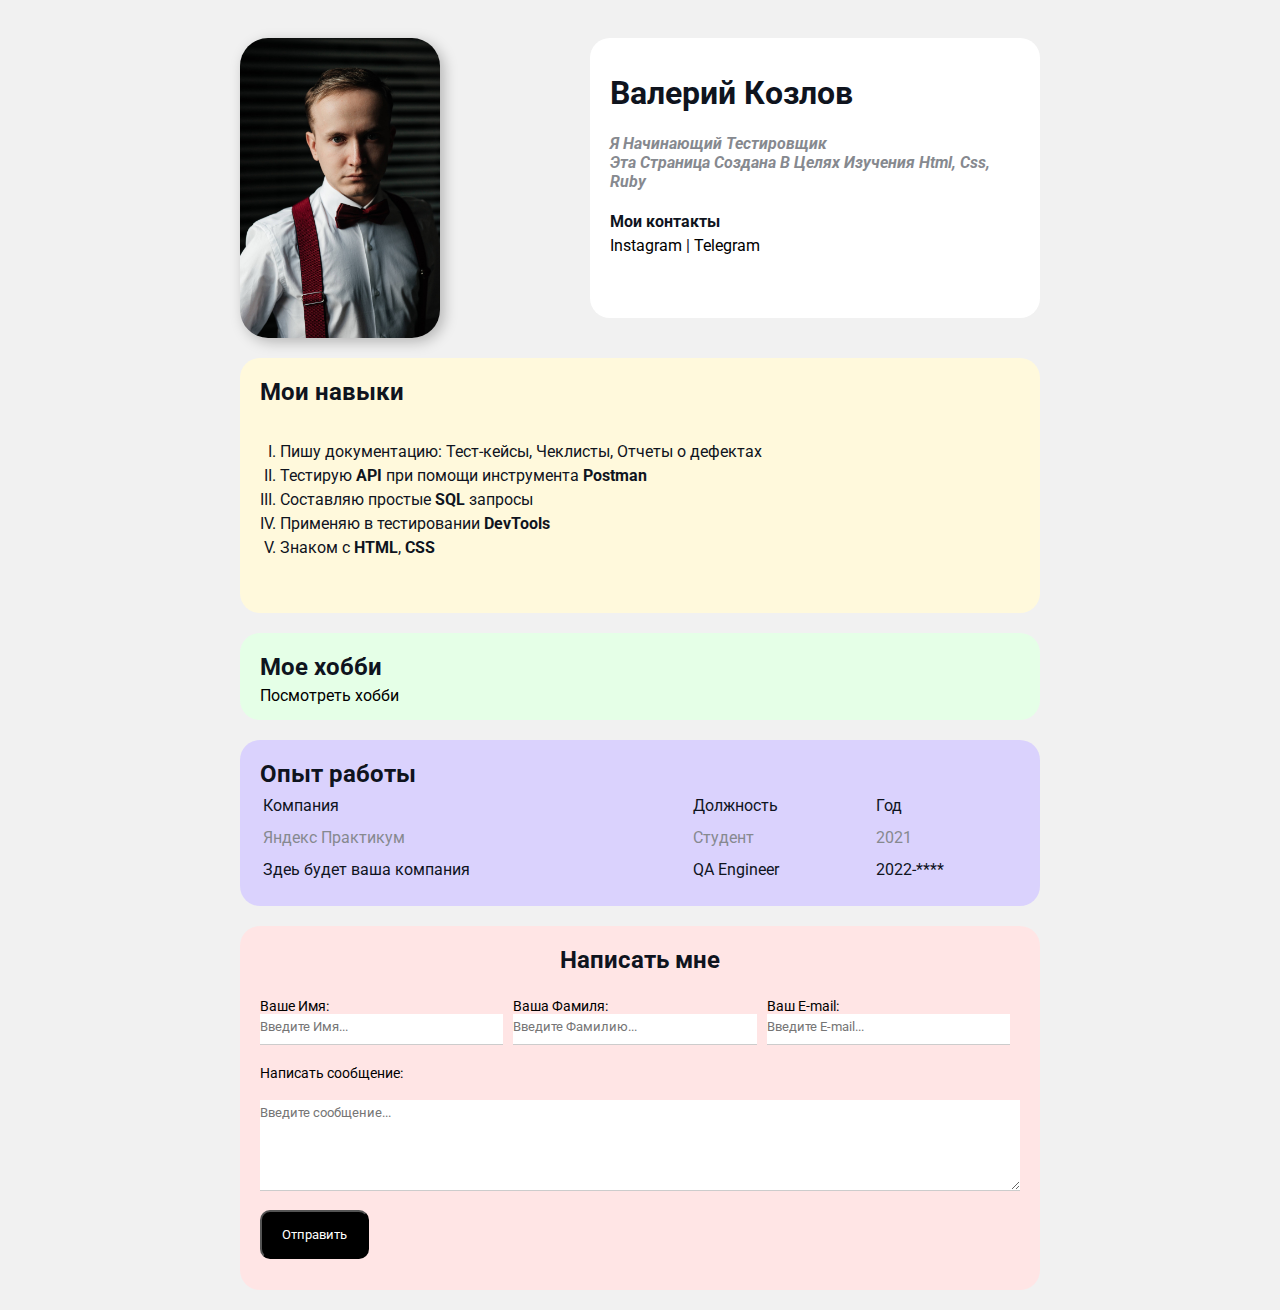
<file: index.html>
<html>
  <head>
    <meta charset="UTF-8" />
    <title>Валерий Козлов</title>
    <link rel="stylesheet" href="style.css" />
  </head>
  <body>
    <div class="container">
      <div class="info">
        <img src="avatar.jpg" alt="Моя фотография" class="avatar" />
        <div class="info-text">
          <div class="card bg-white">
            <h1>Валерий Козлов</h1>
            <p><em>Я начинающий тестировщик</em></p>
            <p>Эта страница создана в целях изучения html, css, ruby</p>
            <h4>Мои контакты</h4>
            <a href="https://instagram.com/aqua_f1" target="_blank"
              >Instagram</a
            >
            | <a href="https://t.me/aqesteli" target="_blank">Telegram</a>
          </div>
        </div>
      </div>
      <div class="card bg-yellow">
        <h2>Мои навыки</h2>
        <ol type="I" class="list">
          <li>Пишу документацию: Тест-кейсы, Чеклисты, Отчеты о дефектах</li>
          <li>
            Тестирую <strong>API</strong> при помощи инструмента
            <strong> Postman </strong>
          </li>
          <li>Составляю простые <strong>SQL</strong> запросы</li>
          <li>Применяю в тестировании <strong> DevTools </strong></li>
          <li>Знаком с <strong>HTML</strong>, <strong>CSS</strong></li>
        </ol>
      </div>
      <div class="card bg-green">
        <h2>Мое хобби</h2>
        <a href="hobby.html">Посмотреть хобби</a>
      </div>

      <div class="card bg-purple">
        <h2>Опыт работы</h2>
        <table class="table">
          <tr>
            <td>Компания</td>
            <td>Должность</td>
            <td>Год</td>
          </tr>

          <tr>
            <td>Яндекс Практикум</td>
            <td>Студент</td>
            <td>2021</td>
          </tr>
          <tr>
            <td>Здеь будет ваша компания</td>
            <td>QA Engineer</td>
            <td>2022-****</td>
          </tr>
        </table>
      </div>

      <div class="card contact bg-red">
        <h2>Написать мне</h2>
        <br />
        <form action="/">
          <div class="row">
            <div class="form-group">
              <label for="text_1">Ваше Имя: </label>
              <input type="text" id="text_1" placeholder="Введите Имя..." />
            </div>

            <div class="form-group">
              <label for="text_2">Ваша Фамиля: </label>
              <input type="text" id="text_2" placeholder="Введите Фамилию..." />
            </div>
            <div class="form-group">
              <label for="text_3">Ваш E-mail: </label>
              <input type="text" id="text_3" placeholder="Введите E-mail..." />
            </div>
          </div>
          <div class="form-group">
            <label for="text_4">Написать сообщение: </label>
            <br />
            <textarea
              id="text_4"
              cols="30"
              rows="5"
              placeholder="Введите сообщение..."
            ></textarea>
          </div>

          <br />
          <input class="btn" type="submit" value="Отправить" />
        </form>
      </div>
    </div>
  </body>
</html>
</file>
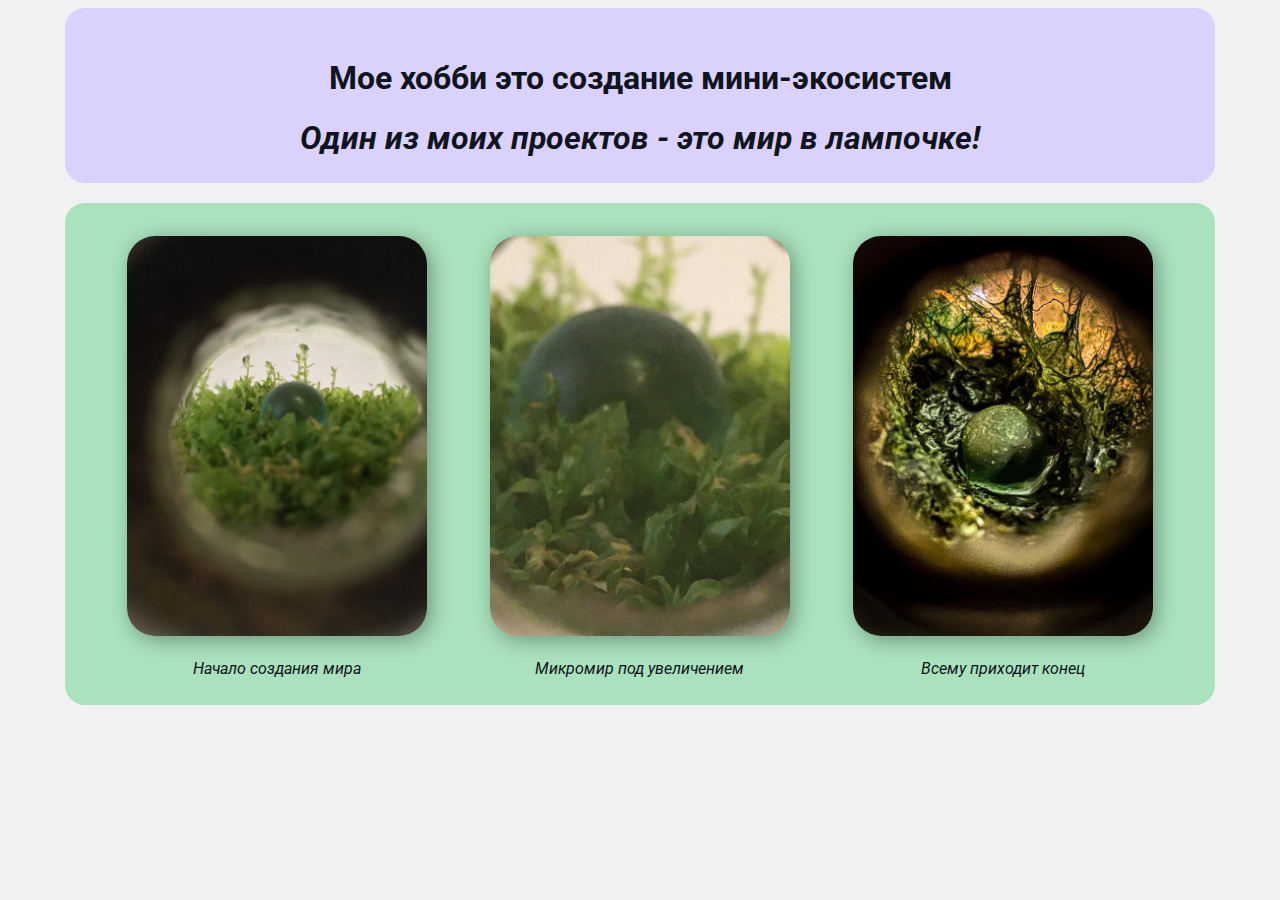
<file: hobby.html>
<html>
  <head>
    <meta charset="UTF-8" />
    <title>Мое хобби</title>
    <link rel="stylesheet" href="style_hobby.css" />
  </head>
  <body>
    <div class="container">
      <div class="card bg-purple text">
        <h1>Мое хобби это создание мини-экосистем</h1>
        <h1><em>Один из моих проектов - это мир в лампочке!</em></h1>
      </div>
      <div class="card bg-green">
        <table class="table text">
          <tr>
            <td><img src="hobby_1.jpg" class="photo_hobby" /></td>
            <td><img src="hobby_2.jpg" class="photo_hobby" /></td>
            <td><img src="hobby_3.jpg" class="photo_hobby" /></td>
          </tr>
          <div>
            <tr>
              <td><em>Начало создания мира</em></td>
              <td><em>Микромир под увеличением</em></td>
              <td><em>Всему приходит конец</em></td>
            </tr>
          </div>
        </table>
      </div>
    </div>
  </body>
</html>
</file>
<file: style.css>
@import url("https://fonts.googleapis.com/css2?family=Roboto:ital@1&display=swap");

body {
  background-color: #f1f1f1;
  color: #0f141e;

  font-size: normal;
  font-family: "Roboto", sans-serif;
  /* font: normal 16px "Roboto", sans-serif */
  /* Это вторая запись написания стиля */
}

a {
  color: black;
  text-decoration: none;
}

a:hover {
  text-decoration: underline;
}

a:active {
  color: blue;
}

a:visited {
  color: #86898f;
}

.avatar {
  width: 200px;
  border-radius: 28px;
  box-shadow: 4px 4px 14px rgba(0, 0, 0, 0.25);
}

.info {
  margin-bottom: 20px;
  display: flex;
}

.info p {
  color: #86898f;
  margin: 0;
  font-style: italic;
  font-weight: bold;
  text-decoration: none;
  text-transform: capitalize;
  /* letter-spacing: 5px  Это расстрояние между буквами*/
  /* word-spacing: 42px Это расстояние между словами*/
}

.info-text {
  margin: 0px 0px 0px 150px;
  display: flex;
}

.info-text h4 {
  margin-bottom: 5px;
}

.container {
  max-width: 800px;
  margin: auto;
  padding-top: 30px;
}

.bg-yellow {
  background: #fff9dc;
}

.bg-green {
  background: #e5ffe7;
}

.bg-red {
  background: #ffe5e5;
}

.bg-purple {
  background: #dad2fd;
}
.bg-white {
  background: white;
}

.card {
  padding: 15px 20px;
  border-radius: 20px;
  margin-bottom: 20px;
}
.card h2 {
  margin-top: 5px;
  margin-bottom: 5px;
}

.list {
  padding: 20px;
}

.list li {
  margin-bottom: 5px;
}

.table {
  width: 100%;
}

.table td {
  padding-bottom: 10px;
}
.table tr:nth-child(even) {
  color: #86898f;
}

.contact h2 {
  text-align: center;
}

.form-group label {
  display: block;
  font-size: 14px;
  color: black;
}

.form-group input,
.form-group textarea {
  width: 100%;
  box-sizing: border-box;
  border: none;
  /* background: transparent */
  border-bottom: 1px solid #ccc;
  color: #000;
  padding: 5px 0 10px;
  font-family: inherit;
}

.row {
  display: flex;
  margin-bottom: 20px;
}

.row > .form-group {
  width: 50%;
  margin-right: 10px;
}

.btn {
  background: #000;
  padding: 15px 20px;
  color: white;
  border-radius: 10px;
  font-family: inherit;
  cursor: pointer;
}

.btn:hover {
  opacity: 0.7;
}
</file>
<file: style_hobby.css>
@import url("https://fonts.googleapis.com/css2?family=Roboto:ital@1&display=swap");

body {
  background-color: #f1f1f1;
  color: #0f141e;

  font-size: normal;
  font-family: "Roboto", sans-serif;
  /* font: normal 16px "Roboto", sans-serif */
  /* Это вторая запись написания стиля */
}

.photo_hobby {
  width: 300px;
  border-radius: 28px;
  box-shadow: 4px 4px 20px rgba(0, 0, 0, 0.35);
}

.card {
  border-radius: 20px;
  margin-bottom: 20px;
  padding: 30px;
  padding-bottom: 5px;
}

.bg-purple {
  background: #dad2fd;
}

.bg-green {
  background: #a9e2bd;
}
.container {
  max-width: 1150px;
  margin: auto;
}
.info {
  margin-bottom: 0px;
}

.info p {
  color: #86898f;
  margin: 0;
  font-style: italic;
  font-weight: bold;
  text-decoration: none;
  text-transform: capitalize;
  /* letter-spacing: 5px  Это расстрояние между буквами*/
  /* word-spacing: 42px Это расстояние между словами*/
}

.table {
  width: 100%;
}
.table td {
  padding-bottom: 20px;
}

.text {
  text-align: center;
}
</file>
